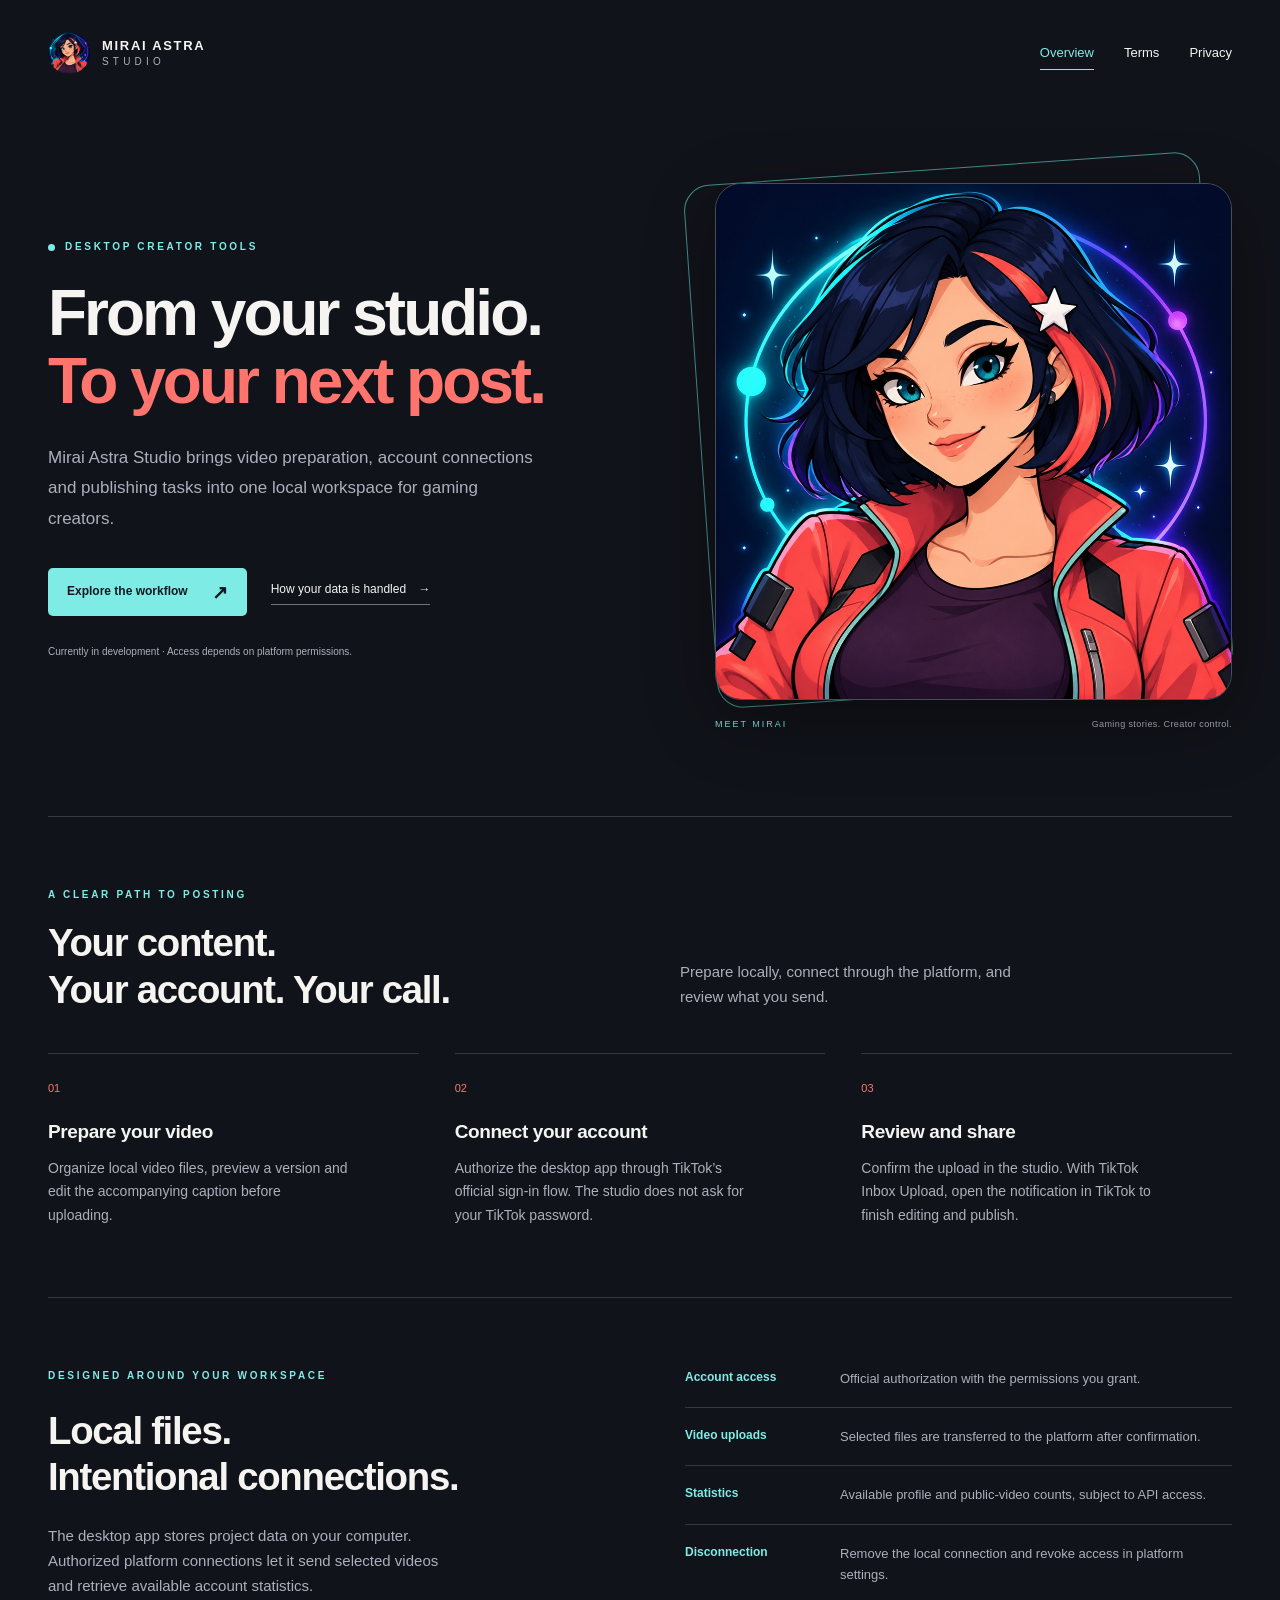
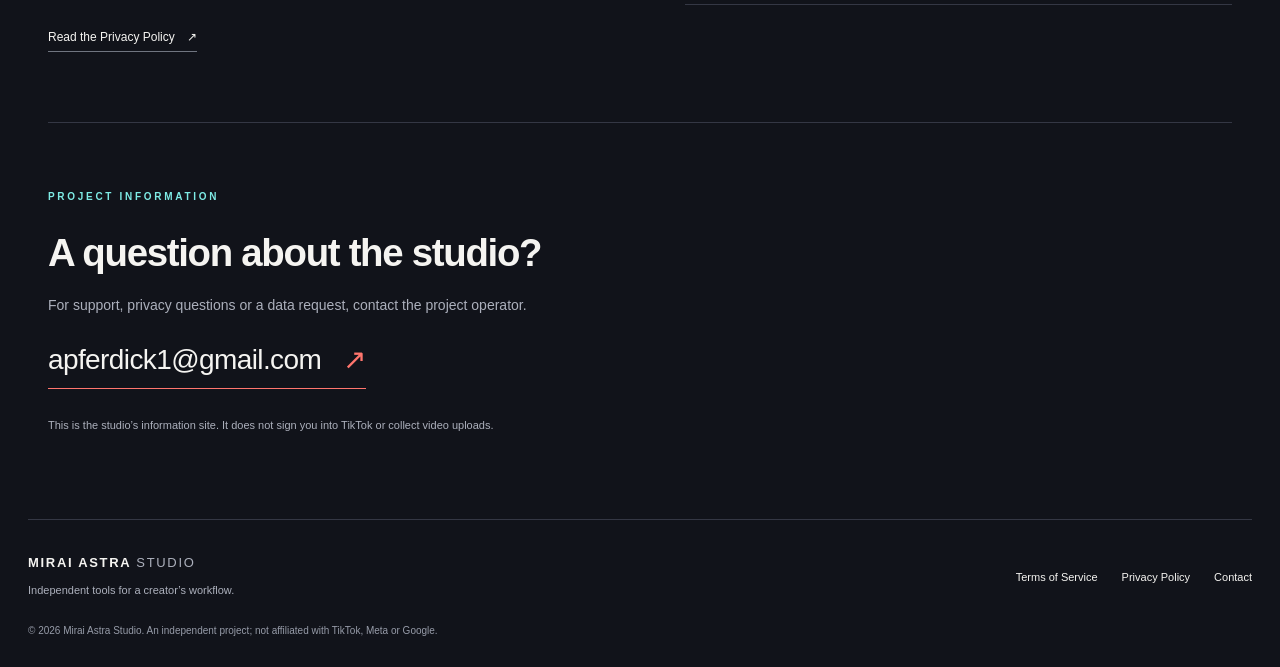
<file: index.html>
<!doctype html>
<html lang="en"><head><meta charset="utf-8"><meta name="viewport" content="width=device-width, initial-scale=1"><meta name="description" content="Prepare gaming videos, connect your accounts and review your next upload. Official project information, terms and privacy policy."><meta name="theme-color" content="#11131a"><title>Mirai Astra Studio — Desktop creator tools</title><link rel="canonical" href="https://mirai-astra.github.io/"><link rel="icon" type="image/jpeg" href="/mirai-avatar.jpg"><link rel="stylesheet" href="/style.css"><meta property="og:title" content="Mirai Astra Studio — Desktop creator tools"><meta property="og:description" content="Prepare gaming videos, connect your accounts and review your next upload. Official project information, terms and privacy policy."><meta property="og:type" content="website"><meta property="og:url" content="https://mirai-astra.github.io/"><meta property="og:image" content="https://mirai-astra.github.io/mirai-avatar.jpg"></head>
<body><a class="skip" href="#main">Skip to content</a><header class="header"><a class="brand" href="/" aria-label="Mirai Astra Studio home"><img src="/mirai-avatar.jpg" width="42" height="42" alt=""><span>MIRAI ASTRA <b>STUDIO</b></span></a><nav aria-label="Main navigation"><a href="/" aria-current="page">Overview</a><a href="/terms.html">Terms</a><a href="/privacy.html">Privacy</a></nav></header><main id="main"><section class="hero"><div class="hero-copy"><p class="eyebrow"><span class="dot"></span> DESKTOP CREATOR TOOLS</p><h1>From your studio.<br><em>To your next post.</em></h1><p class="intro">Mirai Astra Studio brings video preparation, account connections and publishing tasks into one local workspace for gaming creators.</p><div class="actions"><a class="button" href="#workflow">Explore the workflow <span aria-hidden="true">↗</span></a><a class="text-link" href="/privacy.html">How your data is handled <span aria-hidden="true">→</span></a></div><p class="hero-note">Currently in development · Access depends on platform permissions.</p></div><div class="hero-art"><div class="orbit" aria-hidden="true"></div><img src="/mirai-avatar.jpg" alt="Mirai, the illustrated studio mascot, with dark hair, a coral streak and a red jacket" width="1024" height="1024" fetchpriority="high"><div class="art-caption"><span>MEET MIRAI</span><span>Gaming stories. Creator control.</span></div></div></section>
<section id="workflow" class="workflow section"><div class="section-heading"><p class="eyebrow">A CLEAR PATH TO POSTING</p><h2>Your content.<br>Your account. Your call.</h2><p>Prepare locally, connect through the platform, and review what you send.</p></div><ol class="steps"><li><span class="step-number">01</span><h3>Prepare your video</h3><p>Organize local video files, preview a version and edit the accompanying caption before uploading.</p></li><li><span class="step-number">02</span><h3>Connect your account</h3><p>Authorize the desktop app through TikTok’s official sign-in flow. The studio does not ask for your TikTok password.</p></li><li><span class="step-number">03</span><h3>Review and share</h3><p>Confirm the upload in the studio. With TikTok Inbox Upload, open the notification in TikTok to finish editing and publish.</p></li></ol></section>
<section class="data-section section"><div><p class="eyebrow">DESIGNED AROUND YOUR WORKSPACE</p><h2>Local files.<br>Intentional connections.</h2><p>The desktop app stores project data on your computer. Authorized platform connections let it send selected videos and retrieve available account statistics.</p><a class="text-link" href="/privacy.html">Read the Privacy Policy <span aria-hidden="true">↗</span></a></div><dl class="data-list"><div><dt>Account access</dt><dd>Official authorization with the permissions you grant.</dd></div><div><dt>Video uploads</dt><dd>Selected files are transferred to the platform after confirmation.</dd></div><div><dt>Statistics</dt><dd>Available profile and public-video counts, subject to API access.</dd></div><div><dt>Disconnection</dt><dd>Remove the local connection and revoke access in platform settings.</dd></div></dl></section>
<section class="contact-section section"><p class="eyebrow">PROJECT INFORMATION</p><h2>A question about the studio?</h2><p>For support, privacy questions or a data request, contact the project operator.</p><a class="contact-email" href="mailto:apferdick1@gmail.com">apferdick1@gmail.com <span aria-hidden="true">↗</span></a><p class="muted">This is the studio’s information site. It does not sign you into TikTok or collect video uploads.</p></section></main><footer class="footer"><a class="wordmark" href="/">MIRAI ASTRA <span>STUDIO</span></a><p>Independent tools for a creator’s workflow.</p><nav aria-label="Footer"><a href="/terms.html">Terms of Service</a><a href="/privacy.html">Privacy Policy</a><a href="mailto:apferdick1@gmail.com">Contact</a></nav><small>© 2026 Mirai Astra Studio. An independent project; not affiliated with TikTok, Meta or Google.</small></footer></body></html>
</file>
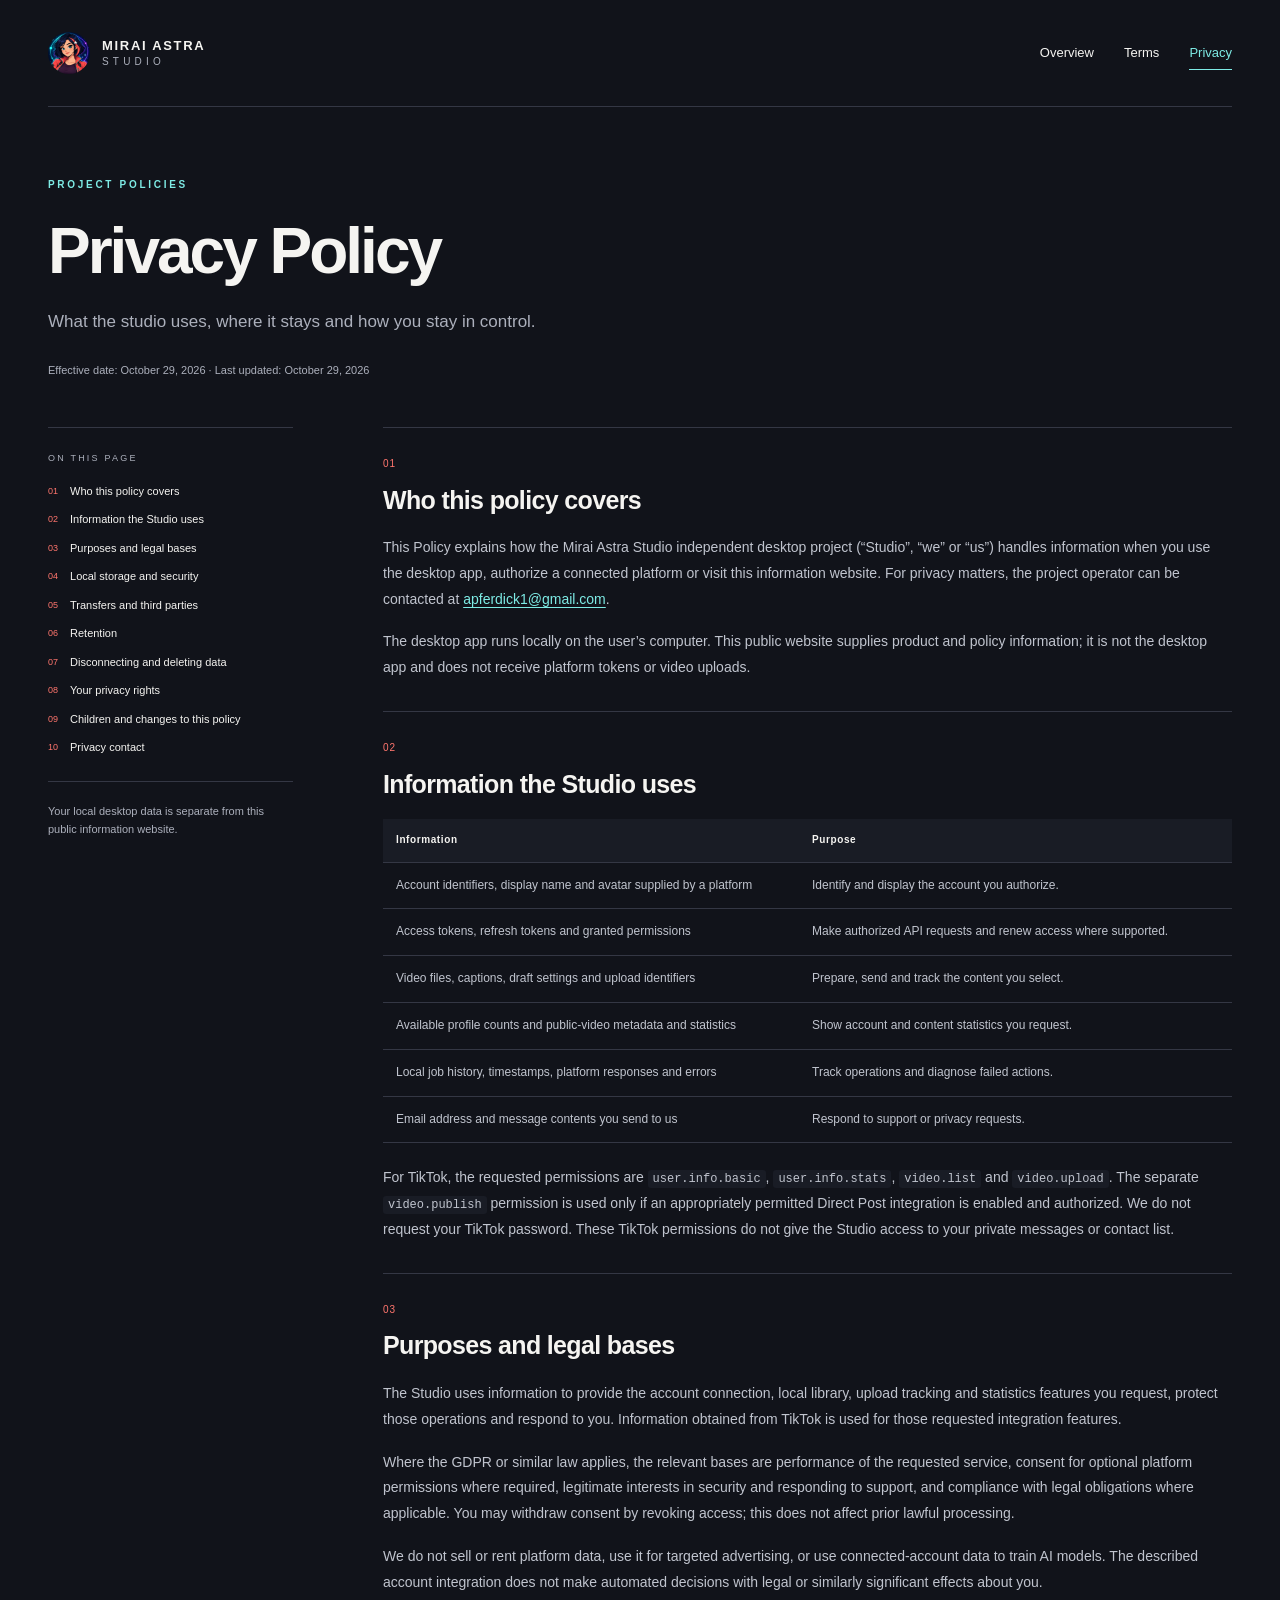
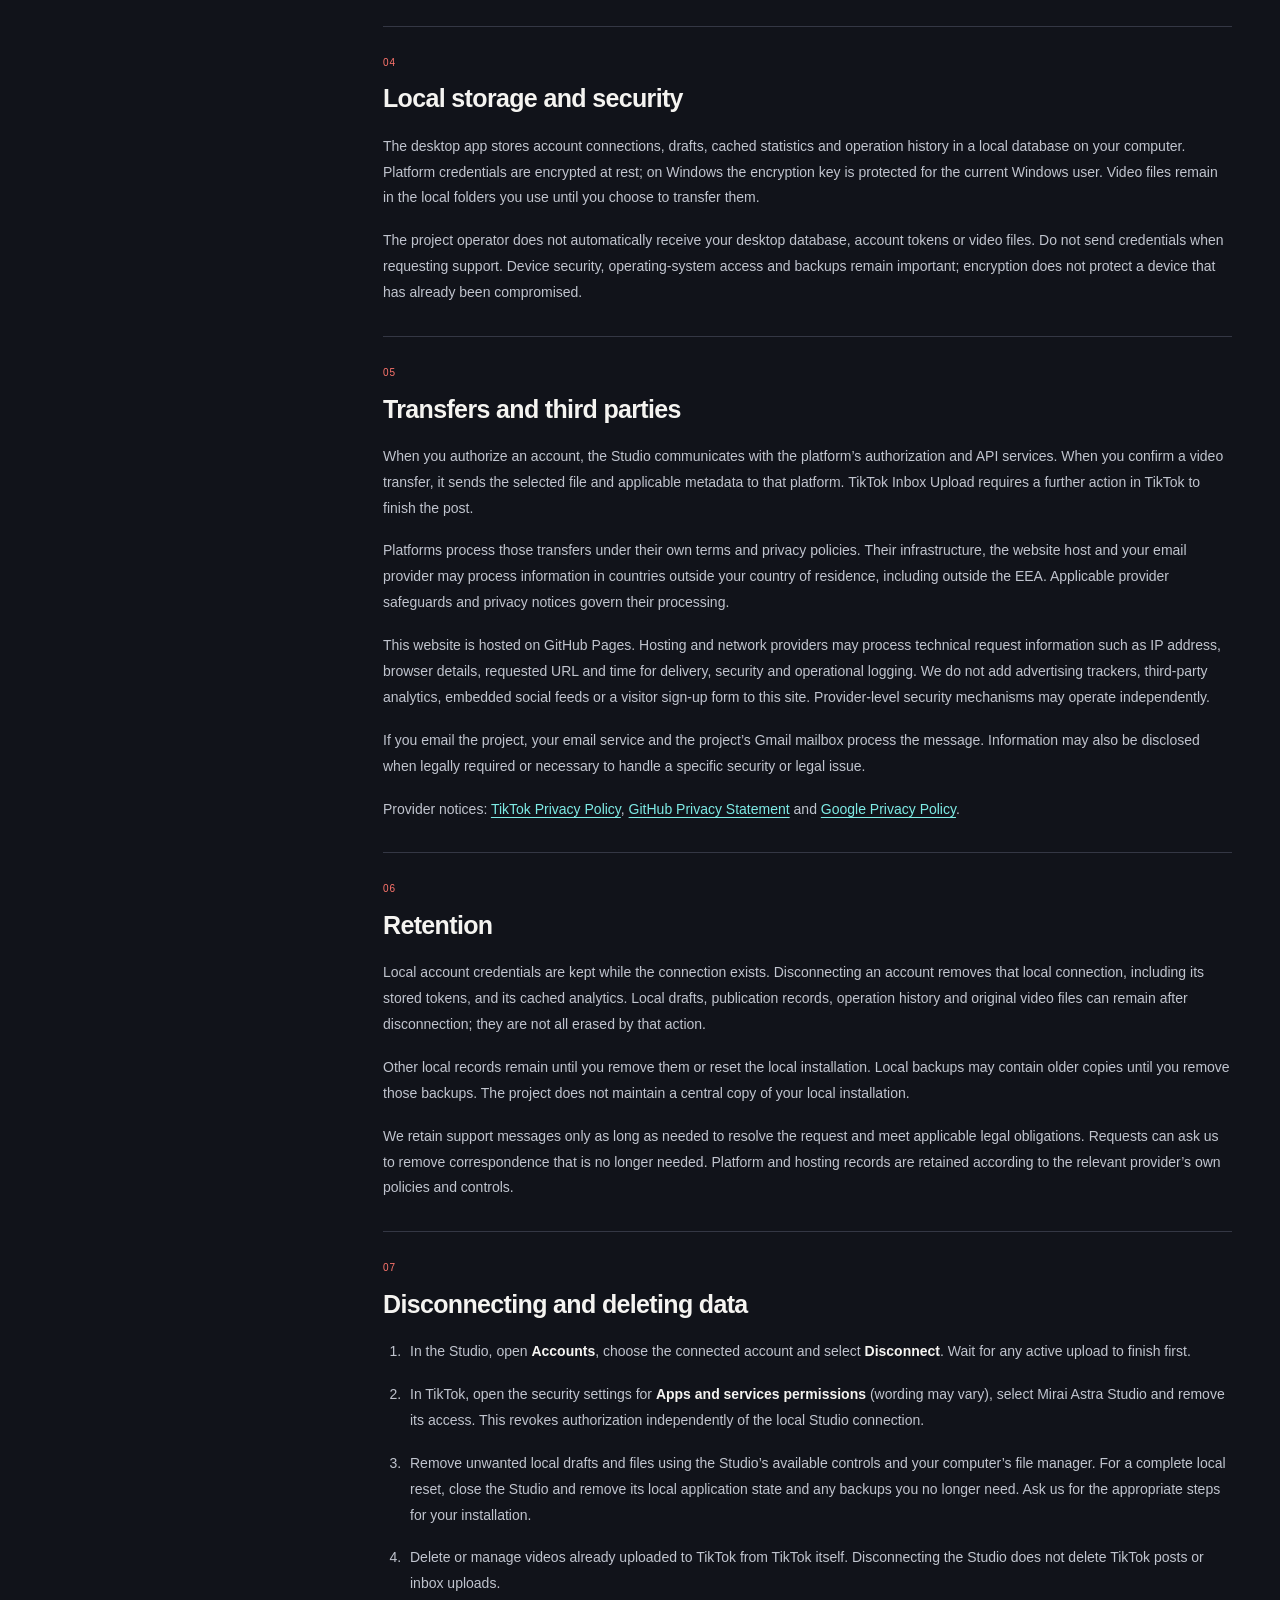
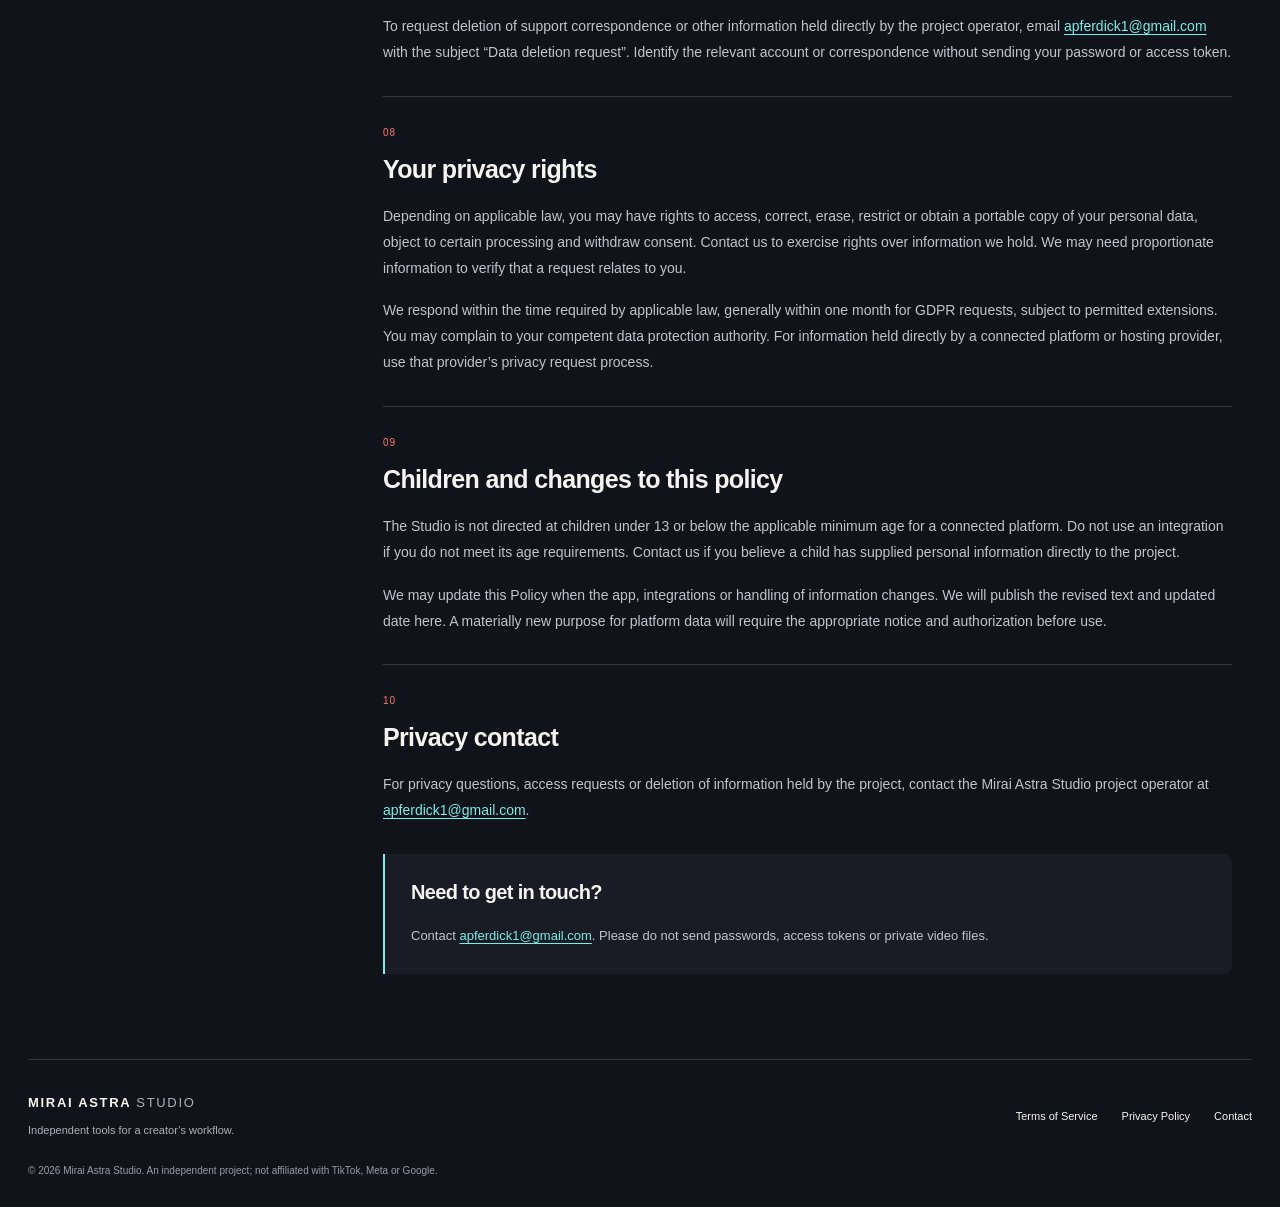
<file: privacy.html>
<!doctype html>
<html lang="en"><head><meta charset="utf-8"><meta name="viewport" content="width=device-width, initial-scale=1"><meta name="description" content="What the studio uses, where it stays and how you stay in control."><meta name="theme-color" content="#11131a"><title>Privacy Policy — Mirai Astra Studio</title><link rel="canonical" href="https://mirai-astra.github.io/privacy.html"><link rel="icon" type="image/jpeg" href="/mirai-avatar.jpg"><link rel="stylesheet" href="/style.css"><meta property="og:title" content="Privacy Policy — Mirai Astra Studio"><meta property="og:description" content="What the studio uses, where it stays and how you stay in control."><meta property="og:type" content="website"><meta property="og:url" content="https://mirai-astra.github.io/privacy.html"><meta property="og:image" content="https://mirai-astra.github.io/mirai-avatar.jpg"></head>
<body class="legal-page"><a class="skip" href="#main">Skip to content</a><header class="header"><a class="brand" href="/" aria-label="Mirai Astra Studio home"><img src="/mirai-avatar.jpg" width="42" height="42" alt=""><span>MIRAI ASTRA <b>STUDIO</b></span></a><nav aria-label="Main navigation"><a href="/">Overview</a><a href="/terms.html">Terms</a><a href="/privacy.html" aria-current="page">Privacy</a></nav></header><main id="main"><div class="legal-heading"><p class="eyebrow">PROJECT POLICIES</p><h1>Privacy Policy</h1><p class="intro">What the studio uses, where it stays and how you stay in control.</p><p class="date">Effective date: October 29, 2026 · Last updated: October 29, 2026</p></div><div class="legal-layout"><aside class="toc"><p>ON THIS PAGE</p><nav aria-label="Document sections"><a href="#scope"><span>01</span>Who this policy covers</a><a href="#information"><span>02</span>Information the Studio uses</a><a href="#purposes"><span>03</span>Purposes and legal bases</a><a href="#storage"><span>04</span>Local storage and security</a><a href="#sharing"><span>05</span>Transfers and third parties</a><a href="#retention"><span>06</span>Retention</a><a href="#control"><span>07</span>Disconnecting and deleting data</a><a href="#rights"><span>08</span>Your privacy rights</a><a href="#children"><span>09</span>Children and changes to this policy</a><a href="#contact"><span>10</span>Privacy contact</a></nav><div class="aside-note">Your local desktop data is separate from this public information website.</div></aside><article class="legal-content"><section id="scope"><span class="section-index">01</span><h2>Who this policy covers</h2><p>This Policy explains how the Mirai Astra Studio independent desktop project (“Studio”, “we” or “us”) handles information when you use the desktop app, authorize a connected platform or visit this information website. For privacy matters, the project operator can be contacted at <a href="mailto:apferdick1@gmail.com">apferdick1@gmail.com</a>.</p><p>The desktop app runs locally on the user’s computer. This public website supplies product and policy information; it is not the desktop app and does not receive platform tokens or video uploads.</p></section><section id="information"><span class="section-index">02</span><h2>Information the Studio uses</h2><div class="table-scroll"><table><thead><tr><th>Information</th><th>Purpose</th></tr></thead><tbody><tr><td>Account identifiers, display name and avatar supplied by a platform</td><td>Identify and display the account you authorize.</td></tr><tr><td>Access tokens, refresh tokens and granted permissions</td><td>Make authorized API requests and renew access where supported.</td></tr><tr><td>Video files, captions, draft settings and upload identifiers</td><td>Prepare, send and track the content you select.</td></tr><tr><td>Available profile counts and public-video metadata and statistics</td><td>Show account and content statistics you request.</td></tr><tr><td>Local job history, timestamps, platform responses and errors</td><td>Track operations and diagnose failed actions.</td></tr><tr><td>Email address and message contents you send to us</td><td>Respond to support or privacy requests.</td></tr></tbody></table></div><p>For TikTok, the requested permissions are <code>user.info.basic</code>, <code>user.info.stats</code>, <code>video.list</code> and <code>video.upload</code>. The separate <code>video.publish</code> permission is used only if an appropriately permitted Direct Post integration is enabled and authorized. We do not request your TikTok password. These TikTok permissions do not give the Studio access to your private messages or contact list.</p></section><section id="purposes"><span class="section-index">03</span><h2>Purposes and legal bases</h2><p>The Studio uses information to provide the account connection, local library, upload tracking and statistics features you request, protect those operations and respond to you. Information obtained from TikTok is used for those requested integration features.</p><p>Where the GDPR or similar law applies, the relevant bases are performance of the requested service, consent for optional platform permissions where required, legitimate interests in security and responding to support, and compliance with legal obligations where applicable. You may withdraw consent by revoking access; this does not affect prior lawful processing.</p><p>We do not sell or rent platform data, use it for targeted advertising, or use connected-account data to train AI models. The described account integration does not make automated decisions with legal or similarly significant effects about you.</p></section><section id="storage"><span class="section-index">04</span><h2>Local storage and security</h2><p>The desktop app stores account connections, drafts, cached statistics and operation history in a local database on your computer. Platform credentials are encrypted at rest; on Windows the encryption key is protected for the current Windows user. Video files remain in the local folders you use until you choose to transfer them.</p><p>The project operator does not automatically receive your desktop database, account tokens or video files. Do not send credentials when requesting support. Device security, operating-system access and backups remain important; encryption does not protect a device that has already been compromised.</p></section><section id="sharing"><span class="section-index">05</span><h2>Transfers and third parties</h2><p>When you authorize an account, the Studio communicates with the platform’s authorization and API services. When you confirm a video transfer, it sends the selected file and applicable metadata to that platform. TikTok Inbox Upload requires a further action in TikTok to finish the post.</p><p>Platforms process those transfers under their own terms and privacy policies. Their infrastructure, the website host and your email provider may process information in countries outside your country of residence, including outside the EEA. Applicable provider safeguards and privacy notices govern their processing.</p><p>This website is hosted on GitHub Pages. Hosting and network providers may process technical request information such as IP address, browser details, requested URL and time for delivery, security and operational logging. We do not add advertising trackers, third-party analytics, embedded social feeds or a visitor sign-up form to this site. Provider-level security mechanisms may operate independently.</p><p>If you email the project, your email service and the project’s Gmail mailbox process the message. Information may also be disclosed when legally required or necessary to handle a specific security or legal issue.</p><p>Provider notices: <a href="https://www.tiktok.com/legal/page/eea/privacy-policy/en">TikTok Privacy Policy</a>, <a href="https://docs.github.com/en/site-policy/privacy-policies/github-general-privacy-statement">GitHub Privacy Statement</a> and <a href="https://policies.google.com/privacy">Google Privacy Policy</a>.</p></section><section id="retention"><span class="section-index">06</span><h2>Retention</h2><p>Local account credentials are kept while the connection exists. Disconnecting an account removes that local connection, including its stored tokens, and its cached analytics. Local drafts, publication records, operation history and original video files can remain after disconnection; they are not all erased by that action.</p><p>Other local records remain until you remove them or reset the local installation. Local backups may contain older copies until you remove those backups. The project does not maintain a central copy of your local installation.</p><p>We retain support messages only as long as needed to resolve the request and meet applicable legal obligations. Requests can ask us to remove correspondence that is no longer needed. Platform and hosting records are retained according to the relevant provider’s own policies and controls.</p></section><section id="control"><span class="section-index">07</span><h2>Disconnecting and deleting data</h2><ol><li>In the Studio, open <strong>Accounts</strong>, choose the connected account and select <strong>Disconnect</strong>. Wait for any active upload to finish first.</li><li>In TikTok, open the security settings for <strong>Apps and services permissions</strong> (wording may vary), select Mirai Astra Studio and remove its access. This revokes authorization independently of the local Studio connection.</li><li>Remove unwanted local drafts and files using the Studio’s available controls and your computer’s file manager. For a complete local reset, close the Studio and remove its local application state and any backups you no longer need. Ask us for the appropriate steps for your installation.</li><li>Delete or manage videos already uploaded to TikTok from TikTok itself. Disconnecting the Studio does not delete TikTok posts or inbox uploads.</li></ol><p>To request deletion of support correspondence or other information held directly by the project operator, email <a href="mailto:apferdick1@gmail.com">apferdick1@gmail.com</a> with the subject “Data deletion request”. Identify the relevant account or correspondence without sending your password or access token.</p></section><section id="rights"><span class="section-index">08</span><h2>Your privacy rights</h2><p>Depending on applicable law, you may have rights to access, correct, erase, restrict or obtain a portable copy of your personal data, object to certain processing and withdraw consent. Contact us to exercise rights over information we hold. We may need proportionate information to verify that a request relates to you.</p><p>We respond within the time required by applicable law, generally within one month for GDPR requests, subject to permitted extensions. You may complain to your competent data protection authority. For information held directly by a connected platform or hosting provider, use that provider’s privacy request process.</p></section><section id="children"><span class="section-index">09</span><h2>Children and changes to this policy</h2><p>The Studio is not directed at children under 13 or below the applicable minimum age for a connected platform. Do not use an integration if you do not meet its age requirements. Contact us if you believe a child has supplied personal information directly to the project.</p><p>We may update this Policy when the app, integrations or handling of information changes. We will publish the revised text and updated date here. A materially new purpose for platform data will require the appropriate notice and authorization before use.</p></section><section id="contact"><span class="section-index">10</span><h2>Privacy contact</h2><p>For privacy questions, access requests or deletion of information held by the project, contact the Mirai Astra Studio project operator at <a href="mailto:apferdick1@gmail.com">apferdick1@gmail.com</a>.</p></section><div class="document-contact"><h2>Need to get in touch?</h2><p>Contact <a href="mailto:apferdick1@gmail.com">apferdick1@gmail.com</a>. Please do not send passwords, access tokens or private video files.</p></div></article></div></main><footer class="footer"><a class="wordmark" href="/">MIRAI ASTRA <span>STUDIO</span></a><p>Independent tools for a creator’s workflow.</p><nav aria-label="Footer"><a href="/terms.html">Terms of Service</a><a href="/privacy.html">Privacy Policy</a><a href="mailto:apferdick1@gmail.com">Contact</a></nav><small>© 2026 Mirai Astra Studio. An independent project; not affiliated with TikTok, Meta or Google.</small></footer></body></html>
</file>
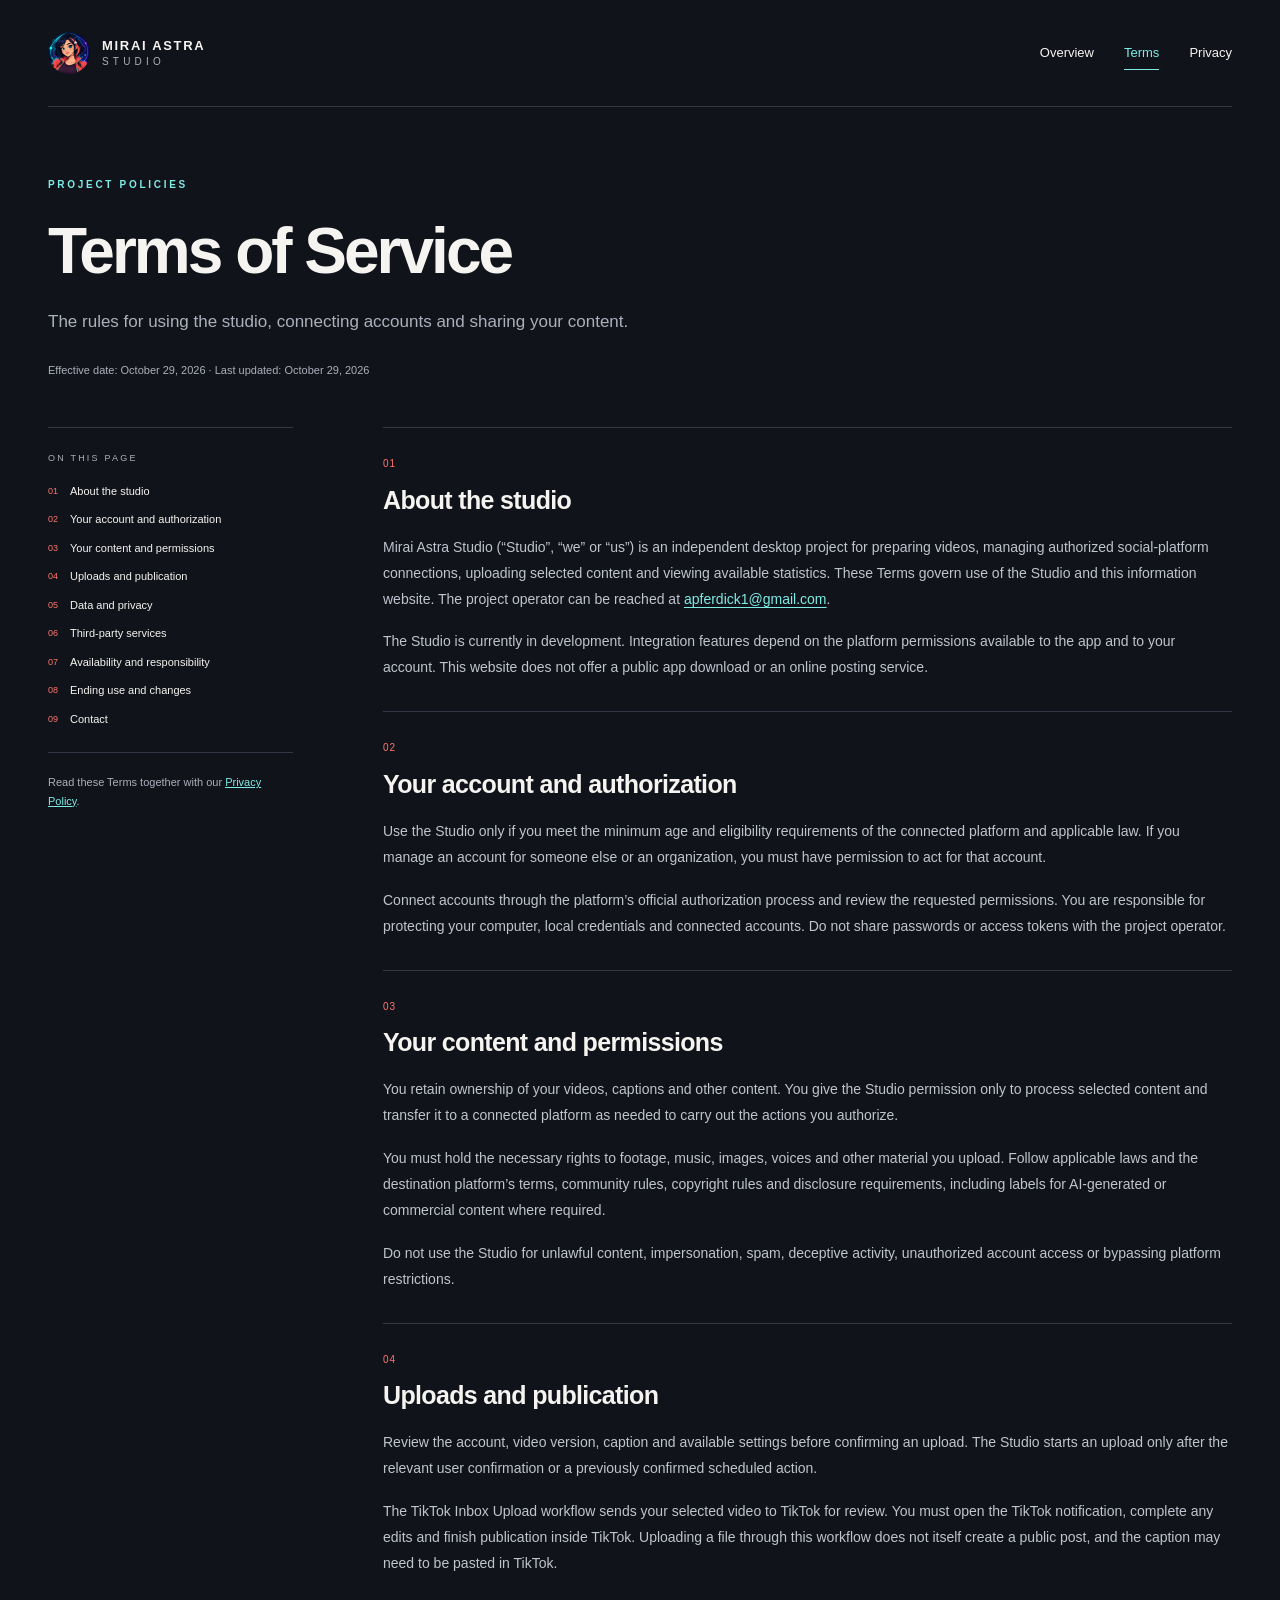
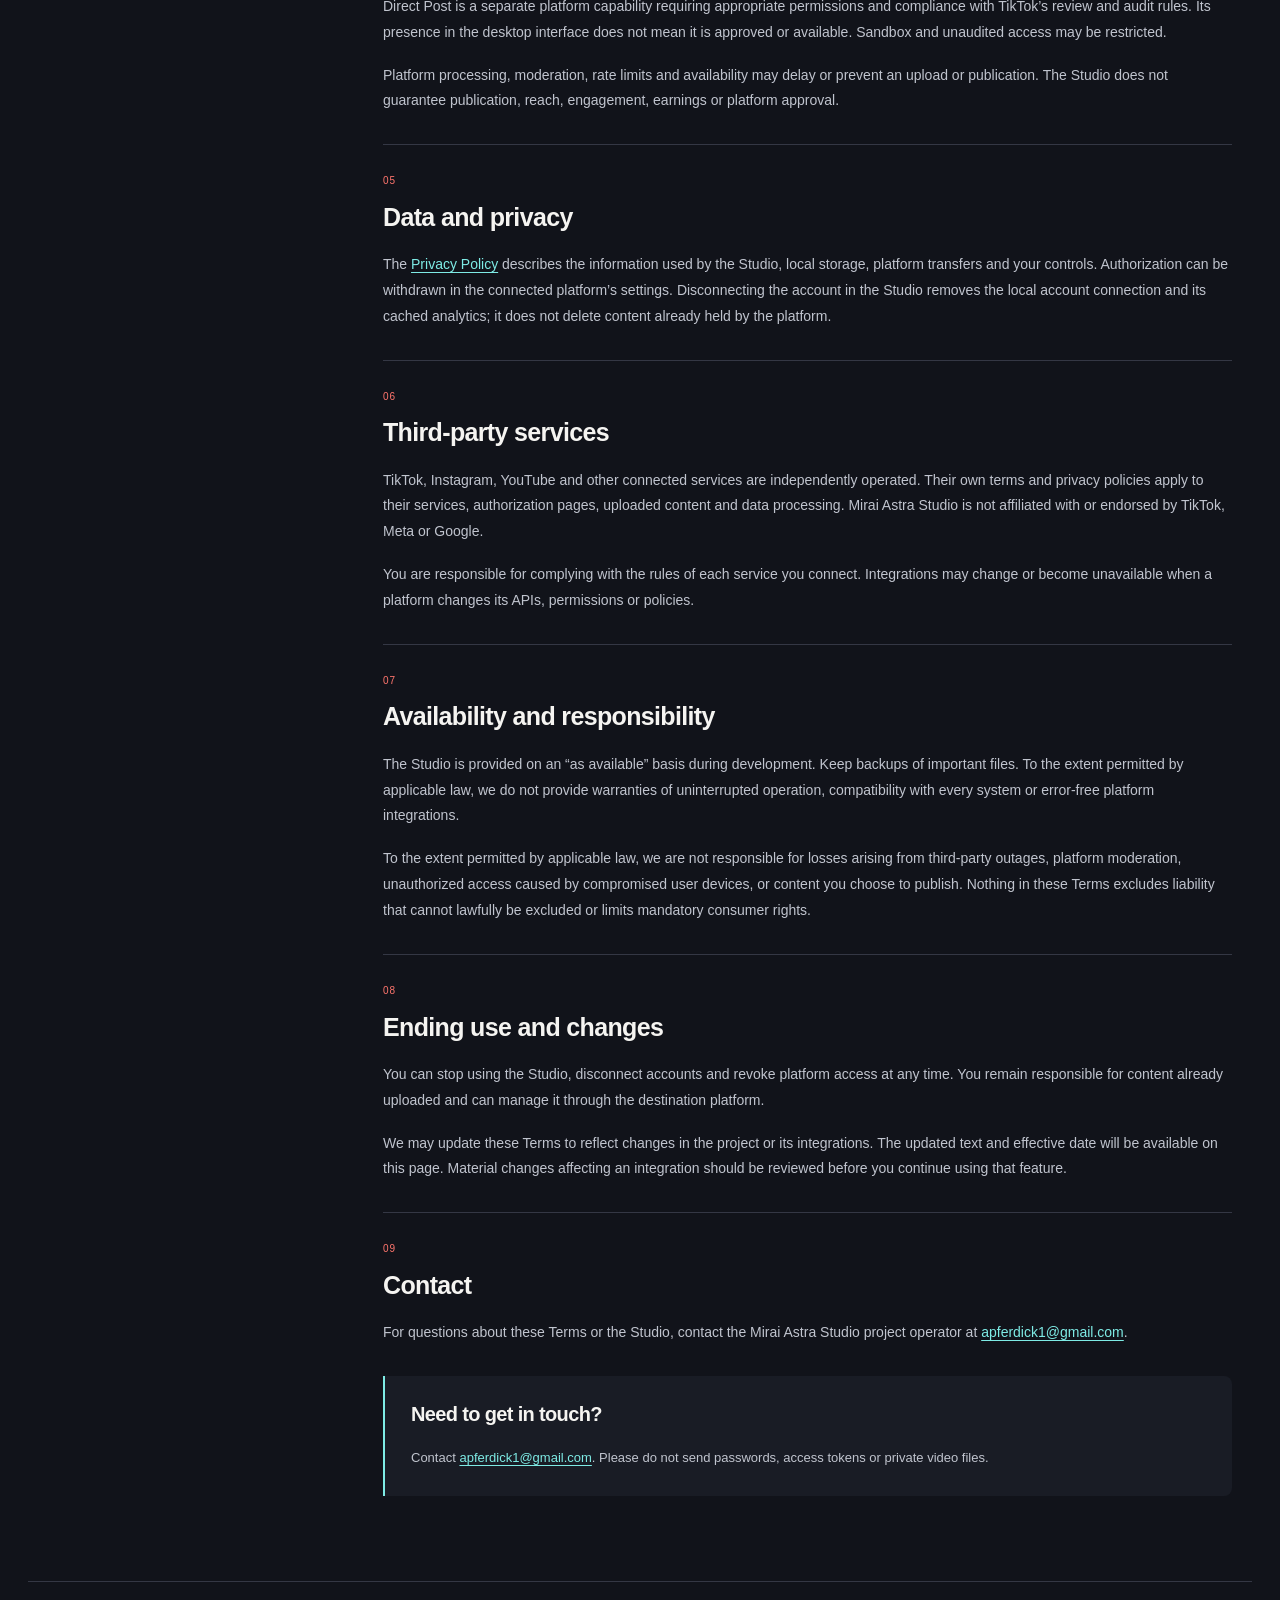
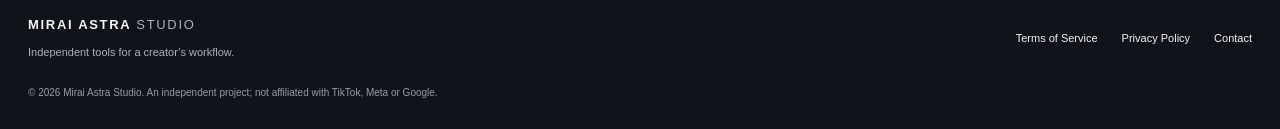
<file: terms.html>
<!doctype html>
<html lang="en"><head><meta charset="utf-8"><meta name="viewport" content="width=device-width, initial-scale=1"><meta name="description" content="The rules for using the studio, connecting accounts and sharing your content."><meta name="theme-color" content="#11131a"><title>Terms of Service — Mirai Astra Studio</title><link rel="canonical" href="https://mirai-astra.github.io/terms.html"><link rel="icon" type="image/jpeg" href="/mirai-avatar.jpg"><link rel="stylesheet" href="/style.css"><meta property="og:title" content="Terms of Service — Mirai Astra Studio"><meta property="og:description" content="The rules for using the studio, connecting accounts and sharing your content."><meta property="og:type" content="website"><meta property="og:url" content="https://mirai-astra.github.io/terms.html"><meta property="og:image" content="https://mirai-astra.github.io/mirai-avatar.jpg"></head>
<body class="legal-page"><a class="skip" href="#main">Skip to content</a><header class="header"><a class="brand" href="/" aria-label="Mirai Astra Studio home"><img src="/mirai-avatar.jpg" width="42" height="42" alt=""><span>MIRAI ASTRA <b>STUDIO</b></span></a><nav aria-label="Main navigation"><a href="/">Overview</a><a href="/terms.html" aria-current="page">Terms</a><a href="/privacy.html">Privacy</a></nav></header><main id="main"><div class="legal-heading"><p class="eyebrow">PROJECT POLICIES</p><h1>Terms of Service</h1><p class="intro">The rules for using the studio, connecting accounts and sharing your content.</p><p class="date">Effective date: October 29, 2026 · Last updated: October 29, 2026</p></div><div class="legal-layout"><aside class="toc"><p>ON THIS PAGE</p><nav aria-label="Document sections"><a href="#about"><span>01</span>About the studio</a><a href="#eligibility"><span>02</span>Your account and authorization</a><a href="#content"><span>03</span>Your content and permissions</a><a href="#publishing"><span>04</span>Uploads and publication</a><a href="#privacy"><span>05</span>Data and privacy</a><a href="#third-parties"><span>06</span>Third-party services</a><a href="#availability"><span>07</span>Availability and responsibility</a><a href="#ending-use"><span>08</span>Ending use and changes</a><a href="#contact"><span>09</span>Contact</a></nav><div class="aside-note">Read these Terms together with our <a href="/privacy.html">Privacy Policy</a>.</div></aside><article class="legal-content"><section id="about"><span class="section-index">01</span><h2>About the studio</h2><p>Mirai Astra Studio (“Studio”, “we” or “us”) is an independent desktop project for preparing videos, managing authorized social-platform connections, uploading selected content and viewing available statistics. These Terms govern use of the Studio and this information website. The project operator can be reached at <a href="mailto:apferdick1@gmail.com">apferdick1@gmail.com</a>.</p><p>The Studio is currently in development. Integration features depend on the platform permissions available to the app and to your account. This website does not offer a public app download or an online posting service.</p></section><section id="eligibility"><span class="section-index">02</span><h2>Your account and authorization</h2><p>Use the Studio only if you meet the minimum age and eligibility requirements of the connected platform and applicable law. If you manage an account for someone else or an organization, you must have permission to act for that account.</p><p>Connect accounts through the platform’s official authorization process and review the requested permissions. You are responsible for protecting your computer, local credentials and connected accounts. Do not share passwords or access tokens with the project operator.</p></section><section id="content"><span class="section-index">03</span><h2>Your content and permissions</h2><p>You retain ownership of your videos, captions and other content. You give the Studio permission only to process selected content and transfer it to a connected platform as needed to carry out the actions you authorize.</p><p>You must hold the necessary rights to footage, music, images, voices and other material you upload. Follow applicable laws and the destination platform’s terms, community rules, copyright rules and disclosure requirements, including labels for AI-generated or commercial content where required.</p><p>Do not use the Studio for unlawful content, impersonation, spam, deceptive activity, unauthorized account access or bypassing platform restrictions.</p></section><section id="publishing"><span class="section-index">04</span><h2>Uploads and publication</h2><p>Review the account, video version, caption and available settings before confirming an upload. The Studio starts an upload only after the relevant user confirmation or a previously confirmed scheduled action.</p><p>The TikTok Inbox Upload workflow sends your selected video to TikTok for review. You must open the TikTok notification, complete any edits and finish publication inside TikTok. Uploading a file through this workflow does not itself create a public post, and the caption may need to be pasted in TikTok.</p><p>Direct Post is a separate platform capability requiring appropriate permissions and compliance with TikTok’s review and audit rules. Its presence in the desktop interface does not mean it is approved or available. Sandbox and unaudited access may be restricted.</p><p>Platform processing, moderation, rate limits and availability may delay or prevent an upload or publication. The Studio does not guarantee publication, reach, engagement, earnings or platform approval.</p></section><section id="privacy"><span class="section-index">05</span><h2>Data and privacy</h2><p>The <a href="/privacy.html">Privacy Policy</a> describes the information used by the Studio, local storage, platform transfers and your controls. Authorization can be withdrawn in the connected platform’s settings. Disconnecting the account in the Studio removes the local account connection and its cached analytics; it does not delete content already held by the platform.</p></section><section id="third-parties"><span class="section-index">06</span><h2>Third-party services</h2><p>TikTok, Instagram, YouTube and other connected services are independently operated. Their own terms and privacy policies apply to their services, authorization pages, uploaded content and data processing. Mirai Astra Studio is not affiliated with or endorsed by TikTok, Meta or Google.</p><p>You are responsible for complying with the rules of each service you connect. Integrations may change or become unavailable when a platform changes its APIs, permissions or policies.</p></section><section id="availability"><span class="section-index">07</span><h2>Availability and responsibility</h2><p>The Studio is provided on an “as available” basis during development. Keep backups of important files. To the extent permitted by applicable law, we do not provide warranties of uninterrupted operation, compatibility with every system or error-free platform integrations.</p><p>To the extent permitted by applicable law, we are not responsible for losses arising from third-party outages, platform moderation, unauthorized access caused by compromised user devices, or content you choose to publish. Nothing in these Terms excludes liability that cannot lawfully be excluded or limits mandatory consumer rights.</p></section><section id="ending-use"><span class="section-index">08</span><h2>Ending use and changes</h2><p>You can stop using the Studio, disconnect accounts and revoke platform access at any time. You remain responsible for content already uploaded and can manage it through the destination platform.</p><p>We may update these Terms to reflect changes in the project or its integrations. The updated text and effective date will be available on this page. Material changes affecting an integration should be reviewed before you continue using that feature.</p></section><section id="contact"><span class="section-index">09</span><h2>Contact</h2><p>For questions about these Terms or the Studio, contact the Mirai Astra Studio project operator at <a href="mailto:apferdick1@gmail.com">apferdick1@gmail.com</a>.</p></section><div class="document-contact"><h2>Need to get in touch?</h2><p>Contact <a href="mailto:apferdick1@gmail.com">apferdick1@gmail.com</a>. Please do not send passwords, access tokens or private video files.</p></div></article></div></main><footer class="footer"><a class="wordmark" href="/">MIRAI ASTRA <span>STUDIO</span></a><p>Independent tools for a creator’s workflow.</p><nav aria-label="Footer"><a href="/terms.html">Terms of Service</a><a href="/privacy.html">Privacy Policy</a><a href="mailto:apferdick1@gmail.com">Contact</a></nav><small>© 2026 Mirai Astra Studio. An independent project; not affiliated with TikTok, Meta or Google.</small></footer></body></html>
</file>
<file: style.css>
@charset "UTF-8";
:root{color-scheme:dark;--bg:#11131a;--panel:#191c25;--ink:#f5f4f1;--muted:#acb0bc;--line:#343744;--accent:#7eebe5;--coral:#ff756d}*{box-sizing:border-box}html{scroll-behavior:smooth;scroll-padding-top:30px}body{margin:0;background:var(--bg);color:var(--ink);font-family:Arial,Helvetica,sans-serif;font-size:16px;line-height:1.65}a{color:inherit;text-decoration:none}a:hover{color:var(--accent)}a:focus-visible{outline:2px solid var(--accent);outline-offset:6px;border-radius:2px}p,h1,h2,h3{margin:0}img{max-width:100%;height:auto;display:block}.skip{position:absolute;left:20px;top:-100px;background:var(--accent);color:#111;padding:8px 18px;z-index:10}.skip:focus{top:10px}.header{max-width:1320px;margin:auto;min-height:106px;padding:22px 48px;display:flex;align-items:center;justify-content:space-between;gap:24px}.brand{display:flex;align-items:center;gap:12px}.brand img{border-radius:50%;width:42px;height:42px;object-fit:cover}.brand span,.wordmark{font-size:13px;letter-spacing:1.7px;font-weight:800;line-height:1.35}.brand b{display:block;font-size:10px;letter-spacing:4.2px;font-weight:400;color:var(--muted)}.header nav{display:flex;gap:30px;font-size:13px}.header nav a{padding:6px 0}.header nav [aria-current=page]{color:var(--accent);border-bottom:1px solid var(--accent)}main{max-width:1320px;margin:auto;padding:0 48px}.hero{padding:62px 0 84px;display:grid;grid-template-columns:1.12fr 1fr;gap:56px;align-items:center;min-height:690px}.eyebrow{font-size:10px;font-weight:700;letter-spacing:2.7px;color:var(--accent);margin-bottom:24px;display:flex;align-items:center;gap:10px}.dot{width:7px;height:7px;border-radius:100%;background:var(--accent)}h1{font-size:clamp(42px,5vw,68px);letter-spacing:-3px;line-height:1.06;font-weight:750}h1 em{font-style:normal;color:var(--coral)}.intro{font-size:17px;color:var(--muted);max-width:490px;margin-top:27px;line-height:1.8}.actions{display:flex;align-items:center;gap:24px;margin-top:34px;flex-wrap:wrap}.button{display:inline-flex;align-items:center;gap:24px;background:var(--accent);color:#111923;font-size:12px;font-weight:700;border-radius:5px;padding:14px 19px}.button:hover{background:#b1f5ef;color:#111923}.button span{font-size:19px;line-height:1}.text-link{font-size:12px;border-bottom:1px solid #707580;padding-bottom:4px;display:inline-block}.text-link span{padding-left:9px}.hero-note{font-size:10px;color:var(--muted);margin-top:28px}.hero-art{position:relative;padding:15px 0 0 15px}.hero-art>img{border-radius:26px;position:relative;aspect-ratio:1;object-fit:cover;border:1px solid #484b5a;box-shadow:0 20px 70px #0005}.orbit{position:absolute;border:1px solid #468e8c;border-radius:26px;inset:0 15px 40px 0;transform:rotate(-4deg)}.art-caption{display:flex;justify-content:space-between;gap:10px;font-size:9px;color:var(--muted);margin-top:17px;letter-spacing:.4px}.art-caption span:first-child{color:var(--accent);letter-spacing:2px}.section{border-top:1px solid var(--line);padding:70px 0}.section-heading{display:grid;grid-template-columns:1fr 1fr;gap:12px 80px}.section-heading .eyebrow{grid-column:1/-1;margin-bottom:5px}h2{font-size:clamp(29px,3vw,42px);letter-spacing:-1.3px;line-height:1.2;font-weight:650}.section-heading>p:last-child{color:var(--muted);max-width:340px;align-self:end;font-size:15px;padding-bottom:3px}.steps{list-style:none;margin:40px 0 0;padding:0;display:grid;grid-template-columns:repeat(3,1fr);gap:36px}.steps li{border-top:1px solid var(--line);padding-top:20px}.step-number{font-size:11px;color:var(--coral)}.steps h3{font-size:19px;letter-spacing:-.4px;margin:16px 0 10px}.steps p{font-size:14px;color:var(--muted);max-width:300px}.data-section{display:grid;grid-template-columns:1fr 1fr;gap:90px}.data-section>div>p:not(.eyebrow){margin:24px 0;font-size:15px;max-width:400px;color:var(--muted)}.data-list{margin:0}.data-list>div{padding:18px 0;border-bottom:1px solid var(--line);display:grid;grid-template-columns:140px 1fr;gap:15px}.data-list>div:first-child{padding-top:0}.data-list dt{font-size:12px;color:var(--accent);font-weight:600}.data-list dd{font-size:13px;color:var(--muted);margin:0}.contact-section{padding:66px 0 85px}.contact-section>p:not(.eyebrow){margin-top:18px;color:var(--muted);font-size:14px}.contact-email{font-size:clamp(18px,2.6vw,28px);display:inline-block;margin-top:20px;letter-spacing:-.6px;border-bottom:1px solid var(--coral);padding-bottom:5px}.contact-email span{margin-left:15px;color:var(--coral)}.contact-section>p.muted{font-size:11px;margin-top:27px}.footer{max-width:1224px;margin:0 auto;border-top:1px solid var(--line);padding:34px 0 28px;display:grid;grid-template-columns:1fr 1fr;gap:9px 40px}.wordmark span{color:var(--muted);font-weight:400}.footer>p{font-size:11px;color:var(--muted);grid-column:1}.footer nav{grid-column:2;grid-row:1/3;justify-self:end;display:flex;gap:24px;align-items:center;font-size:11px}.footer small{grid-column:1/-1;color:#969ba8;font-size:10px;margin-top:15px}.legal-heading{border-top:1px solid var(--line);padding:70px 0 48px}.legal-heading h1{font-size:clamp(40px,5vw,65px)}.legal-heading .intro{max-width:620px;margin-top:22px}.date{font-size:11px;color:var(--muted);margin-top:23px}.legal-layout{display:grid;grid-template-columns:245px minmax(0,1fr);gap:90px;padding:0 0 85px}.toc{align-self:start;position:sticky;top:26px;border-top:1px solid var(--line);padding-top:23px}.toc>p{font-size:9px;letter-spacing:2.2px;color:var(--muted);margin-bottom:17px}.toc nav{display:flex;flex-direction:column;gap:12px}.toc a{font-size:11px;line-height:1.5;display:flex;gap:12px}.toc a>span{color:var(--coral);font-size:9px;margin-top:2px}.aside-note{border-top:1px solid var(--line);padding-top:20px;margin-top:25px;color:var(--muted);font-size:11px}.aside-note a{display:inline;color:var(--accent);text-decoration:underline}.legal-content section{padding:28px 0 30px;border-top:1px solid var(--line);position:relative}.legal-content .section-index{font-size:10px;letter-spacing:1px;color:var(--coral);display:block;margin-bottom:12px}.legal-content h2{font-size:25px;line-height:1.25;letter-spacing:-.65px;margin-bottom:19px}.legal-content p,.legal-content li{color:#c0c4ce;font-size:14px;line-height:1.85}.legal-content p+p{margin-top:17px}.legal-content a{color:var(--accent);text-decoration:underline;text-underline-offset:3px;overflow-wrap:anywhere}.legal-content ol{padding-left:22px}.legal-content li{padding-left:5px;margin:0 0 17px}.legal-content strong{color:var(--ink);font-weight:600}.legal-content code{font-size:12px;white-space:nowrap;background:var(--panel);padding:2px 5px;border-radius:3px}.table-scroll{overflow-x:auto;margin-bottom:22px}table{border-collapse:collapse;width:100%;font-size:12px;color:#c0c4ce}th{text-align:left;font-size:10px;letter-spacing:.6px;color:var(--ink);background:var(--panel)}td,th{padding:13px;border-bottom:1px solid var(--line);vertical-align:top}td:first-child{width:49%}.document-contact{padding:26px;background:var(--panel);border-left:2px solid var(--accent);border-radius:0 8px 8px 0}.document-contact h2{font-size:20px}.document-contact p{font-size:13px}
@media(min-width:1500px){.hero{min-height:740px}.hero h1{font-size:72px}}@media(max-width:1150px){.footer{margin:0 48px}.hero{gap:30px}.hero h1{font-size:54px}.data-section{gap:50px}.legal-layout{gap:45px;grid-template-columns:210px minmax(0,1fr)}}@media(max-width:800px){.header{padding:20px 24px;min-height:88px}.header nav{gap:18px;font-size:12px}main{padding:0 24px}.hero{grid-template-columns:1fr;padding:38px 0 54px;gap:40px;min-height:0}.hero h1{font-size:clamp(40px,7vw,58px);letter-spacing:-2px}.hero-art{max-width:480px;width:100%;justify-self:center}.hero-copy .intro{max-width:560px}.hero-copy .eyebrow{margin-bottom:20px}.section{padding:46px 0}.section-heading{grid-template-columns:1fr;gap:18px}.section-heading>p:last-child{max-width:470px}.steps{gap:22px}.steps h3{font-size:17px}.steps p{font-size:13px}.data-section{grid-template-columns:1fr;gap:30px}.data-section>div>p:not(.eyebrow){max-width:550px}.data-list>div{grid-template-columns:130px 1fr}.footer{margin:0 24px;grid-template-columns:1fr;gap:12px}.footer nav{grid-column:1;grid-row:auto;justify-self:start;flex-wrap:wrap;margin-top:8px}.footer small{margin-top:10px}.legal-heading{padding:42px 0 32px}.legal-layout{grid-template-columns:1fr;gap:30px;padding-bottom:50px}.toc{position:static}.toc nav{display:grid;grid-template-columns:1fr 1fr;gap:11px 20px}.aside-note{display:none}.legal-content section{padding:24px 0}.legal-content h2{font-size:23px}}@media(max-width:480px){.header{gap:10px;padding:18px 20px}.brand{gap:8px}.brand img{width:34px;height:34px}.brand span{font-size:10px;letter-spacing:1px}.brand b{font-size:8px;letter-spacing:3px}.header nav{gap:13px;font-size:10px}main{padding:0 20px}.hero h1{font-size:43px}.intro{font-size:15px;line-height:1.75}.actions{gap:18px;margin-top:26px}.steps{grid-template-columns:1fr;gap:22px;margin-top:30px}.steps h3{margin:8px 0;font-size:19px}.steps p{max-width:none}.step-number{float:right}.art-caption{font-size:8px}.eyebrow{font-size:9px;letter-spacing:2px}.contact-email{font-size:20px;letter-spacing:-.3px}.footer{margin:0 20px}.toc nav{grid-template-columns:1fr}.legal-heading h1{font-size:40px;letter-spacing:-1.8px}.legal-content p,.legal-content li{font-size:14px}.date{font-size:10px}td,th{padding:10px 8px}table{font-size:11px}}
@media(prefers-reduced-motion:reduce){html{scroll-behavior:auto}}@media print{body{background:white;color:black}.header,.footer,.toc,.skip{display:none}main{padding:0}.legal-heading{padding:20px 0}.legal-layout{display:block}.legal-content p,.legal-content li,.intro,.date{color:#333}.legal-content a{color:#111}.legal-content section{break-inside:avoid}.document-contact,th{background:#eee}}
</file>
